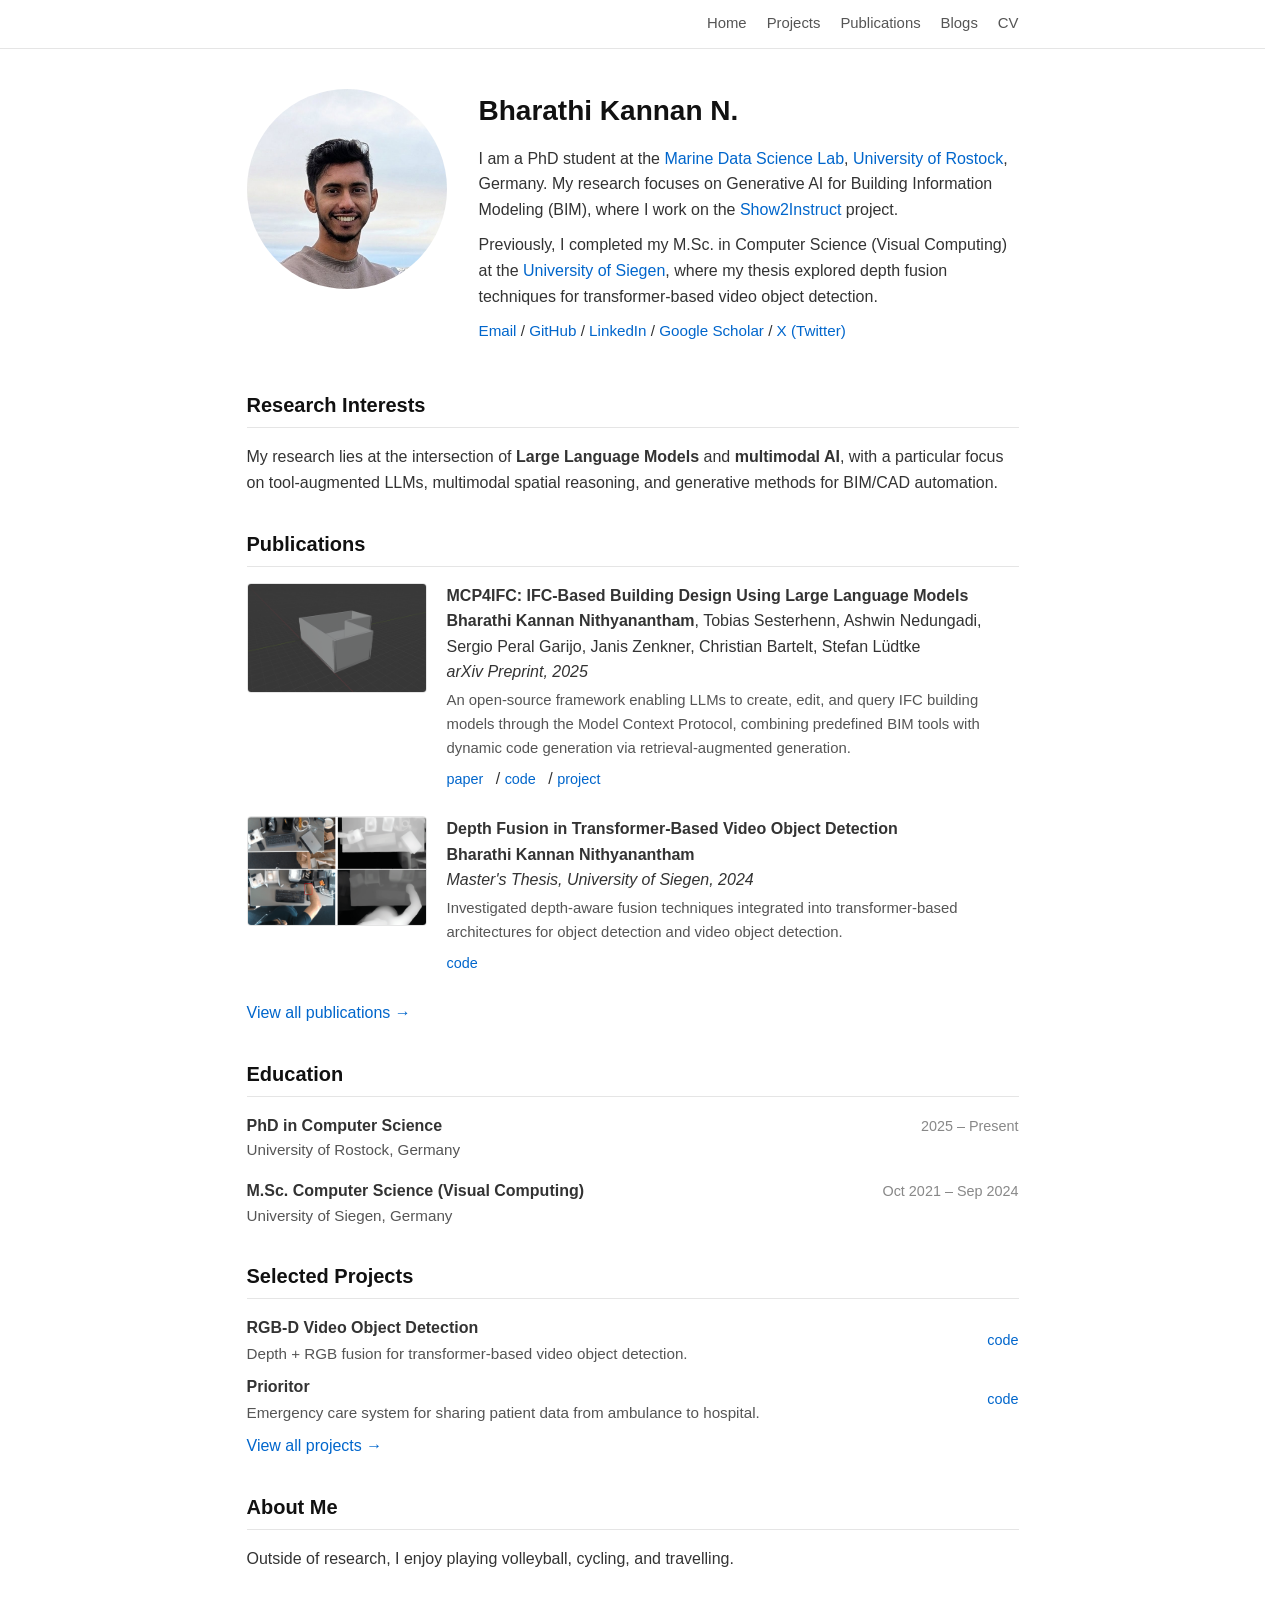
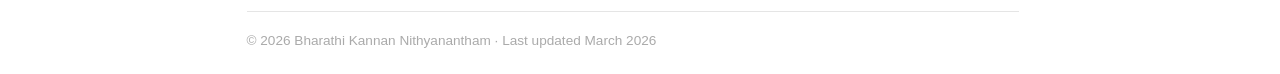
<file: index.html>
<!doctype html>
<html lang="en">
<head>
  <meta charset="utf-8">
  <meta name="viewport" content="width=device-width, initial-scale=1">
  <title>Bharathi Kannan Nithyanantham</title>
  <meta name="description" content="Bharathi Kannan Nithyanantham is a PhD student at the University of Rostock working on Generative AI for BIM, tool-based LLMs, and multimodal spatial understanding.">
  <meta property="og:title" content="Bharathi Kannan Nithyanantham">
  <meta property="og:description" content="PhD Student at the University of Rostock. Research in Generative AI for BIM, tool-based LLMs, and BIM/CAD automation.">
  <meta property="og:type" content="website">
  <meta property="og:url" content="https://bharathikannann.github.io/">
  <link rel="canonical" href="https://bharathikannann.github.io/">
  <link rel="stylesheet" href="assets/css/style.css">
  <script type="application/ld+json">
    {
      "@context": "https://schema.org",
      "@type": "Person",
      "name": "Bharathi Kannan Nithyanantham",
      "url": "https://bharathikannann.github.io/",
      "jobTitle": "PhD Student",
      "affiliation": {
        "@type": "CollegeOrUniversity",
        "name": "University of Rostock"
      },
      "address": {
        "@type": "PostalAddress",
        "addressLocality": "Rostock",
        "addressCountry": "Germany"
      },
      "email": "mailto:bharathikannanhs@gmail.com",
      "sameAs": [
        "https://github.com/bharathikannann",
        "https://www.linkedin.com/in/bharathi-kannan-n-077a1b14a/",
        "https://twitter.com/bharathik_n",
        "https://scholar.google.com/citations?user=cJnFLboAAAAJ&hl=en"
      ]
    }
  </script>
</head>
<body data-page="home">

<nav class="nav" data-component="nav">
  <div class="nav-inner">
    <a href="index.html" class="nav-name"></a>
    <div class="nav-links">
      <a href="index.html">Home</a>
      <a href="projects.html">Projects</a>
      <a href="publications.html">Publications</a>
        <a href="https://nbharathik.github.io/blogs/" target="_blank" rel="noopener">Blogs</a>
      <a href="cv.html">CV</a>
    </div>
  </div>
</nav>

<div class="container">

  <!-- ===== Profile ===== -->
  <div class="profile">
    <div class="profile-photo">
      <img src="assets/images/1772980243439~3.png" alt="Bharathi Kannan Nithyanantham">
    </div>
    <div class="profile-text">
      <h1>Bharathi Kannan N.</h1>
      <p>
        I am a PhD student at the <a href="https://www.mds-lab.de/" target="_blank" rel="noopener">Marine Data Science Lab</a>,
        <a href="https://www.uni-rostock.de/" target="_blank" rel="noopener">University of Rostock</a>, Germany.
        My research focuses on Generative AI for Building Information Modeling (BIM), where I work on the
        <a href="https://show2instruct.com/" target="_blank" rel="noopener">Show2Instruct</a> project.
      </p>
      <p>
        Previously, I completed my M.Sc. in Computer Science (Visual Computing) at the <a href="https://www.uni-siegen.de/" target="_blank" rel="noopener">University of Siegen</a>,
        where my thesis explored depth fusion techniques for transformer-based video object detection.
      </p>
      <p class="profile-links">
        <a href="mailto:bharathikannan.nithyanantham@uni-rostock.de">Email</a> /
        <a href="https://github.com/bharathikannann" target="_blank" rel="noopener">GitHub</a> /
        <a href="https://www.linkedin.com/in/bharathi-kannan-n-077a1b14a/" target="_blank" rel="noopener">LinkedIn</a> /
        <a href="https://scholar.google.com/citations?user=cJnFLboAAAAJ&hl=en" target="_blank" rel="noopener">Google Scholar</a> /
        <a href="https://twitter.com/bharathik_n" target="_blank" rel="noopener">X (Twitter)</a>
      </p>
    </div>
  </div>

  <!-- ===== News ===== -->
  <!-- <div class="section"> -->
    <!-- <h2>News</h2>
    <ul class="news-list">
      <li><span class="news-date">Mar 2026</span> Started my PhD at the Marine Data Science Lab, University of Rostock, working on Generative AI for BIM.</li> -->
      <!-- <li><span class="news-date">Sep 2024</span> Completed my M.Sc. in Computer Science at the University of Siegen.</li> -->
      <!-- <li><span class="news-date">Sep 2024</span> Defended my master's thesis on depth fusion for transformer-based video object detection.</li>
      <li><span class="news-date">Oct 2022</span> Joined Virtual Retail as a Computer Vision Working Student.</li>
    </ul>
  </div> -->

  <!-- ===== Research Interests ===== -->
  <div class="section">
    <h2>Research Interests</h2>
    <p>
      My research lies at the intersection of <strong>Large Language Models</strong> and <strong>multimodal AI</strong>, with a particular focus on tool-augmented LLMs, multimodal spatial reasoning, and generative methods for BIM/CAD automation.
    </p>
  </div>

  <!-- ===== Publications ===== -->
  <div class="section">
    <h2>Publications</h2>
    <div id="home-publications-list">
      <div class="pub">
        <div class="pub-image">
          <img src="assets/images/mcp4ifc.gif" alt="MCP4IFC">
        </div>
        <div class="pub-text">
          <span class="pub-title">MCP4IFC: IFC-Based Building Design Using Large Language Models</span><br>
          <strong>Bharathi Kannan Nithyanantham</strong>, Tobias Sesterhenn, Ashwin Nedungadi, Sergio Peral Garijo, Janis Zenkner, Christian Bartelt, Stefan L&uuml;dtke<br>
          <em>arXiv Preprint, 2025</em><br>
          <p class="pub-desc">An open-source framework enabling LLMs to create, edit, and query IFC building models through the Model Context Protocol, combining predefined BIM tools with dynamic code generation via retrieval-augmented generation.</p>
          <a href="https://arxiv.org/abs/2511.05533" target="_blank" rel="noopener">paper</a> /
          <a href="https://github.com/Show2Instruct/ifc-bonsai-mcp" target="_blank" rel="noopener">code</a> /
          <a href="https://show2instruct.github.io/mcp4ifc/" target="_blank" rel="noopener">project</a>
        </div>
      </div>

      <div class="pub">
        <div class="pub-image">
          <img src="assets/images/master_thesis2.png" alt="RGB-D Video Object Detection">
        </div>
        <div class="pub-text">
          <span class="pub-title">Depth Fusion in Transformer-Based Video Object Detection</span><br>
          <strong>Bharathi Kannan Nithyanantham</strong><br>
          <em>Master's Thesis, University of Siegen, 2024</em><br>
          <p class="pub-desc">Investigated depth-aware fusion techniques integrated into transformer-based architectures for object detection and video object detection.</p>
          <a href="https://github.com/bharathikannann/RGBD-video-object-detection" target="_blank" rel="noopener">code</a>
        </div>
      </div>
    </div>
    <p><a href="publications.html">View all publications &rarr;</a></p>
  </div>

  <!-- ===== Education ===== -->
  <div class="section">
    <h2>Education</h2>
    <div id="home-education-list">
      <div class="entry">
        <div class="entry-header">
          <span class="entry-title">PhD in Computer Science</span>
          <span class="entry-date">2025 &ndash; Present</span>
        </div>
        <div class="entry-org">University of Rostock, Germany</div>
      </div>

      <div class="entry">
        <div class="entry-header">
          <span class="entry-title">M.Sc. Computer Science (Visual Computing)</span>
          <span class="entry-date">Oct 2021 &ndash; Sep 2024</span>
        </div>
        <div class="entry-org">University of Siegen, Germany</div>
      </div>
    </div>
  </div>

  <!-- ===== Selected Projects ===== -->
  <div class="section selected-projects">
    <h2>Selected Projects</h2>
    <div id="home-selected-projects-list">
      <!-- <div class="entry">
        <div class="entry-header">
          <span class="entry-title">RGB-D Video Object Detection</span>
        </div>
        <p>Depth + RGB fusion for transformer-based video object detection.</p>
        <p class="entry-link"><a href="https://github.com/bharathikannann/RGBD-video-object-detection" target="_blank" rel="noopener">code</a></p>
      </div> -->

      <div class="entry">
        <div class="entry-header">
          <span class="entry-title">Prioritor</span>
        </div>
        <p>Emergency care system for sharing patient data from ambulance to hospital.</p>
        <p class="entry-link"><a href="https://github.com/bharathikannann/prioritor" target="_blank" rel="noopener">code</a></p>
      </div>

      <div class="entry">
        <div class="entry-header">
          <span class="entry-title">Blogs</span>
        </div>
        <p>Articles on AI and research insights.</p>
        <p class="entry-link"><a href="https://nbharathik.github.io/blogs/" target="_blank" rel="noopener">visit</a></p>
      </div>
    </div>
    <p><a href="projects.html">View all projects &rarr;</a></p>
  </div>

  <!-- ===== About Me ===== -->
  <div class="section">
    <h2>About Me</h2>
    <p>
      Outside of research, I enjoy playing volleyball, cycling, and travelling.
    </p>
  </div>

  <!-- ===== Footer ===== -->
  <footer data-component="footer" data-last-updated="March 2026">
    <p>
      &copy; <span data-year></span> Bharathi Kannan Nithyanantham &middot;
      Last updated March 2026
    </p>
  </footer>

</div>

<script src="assets/js/main.js"></script>

</body>
</html>
</file>
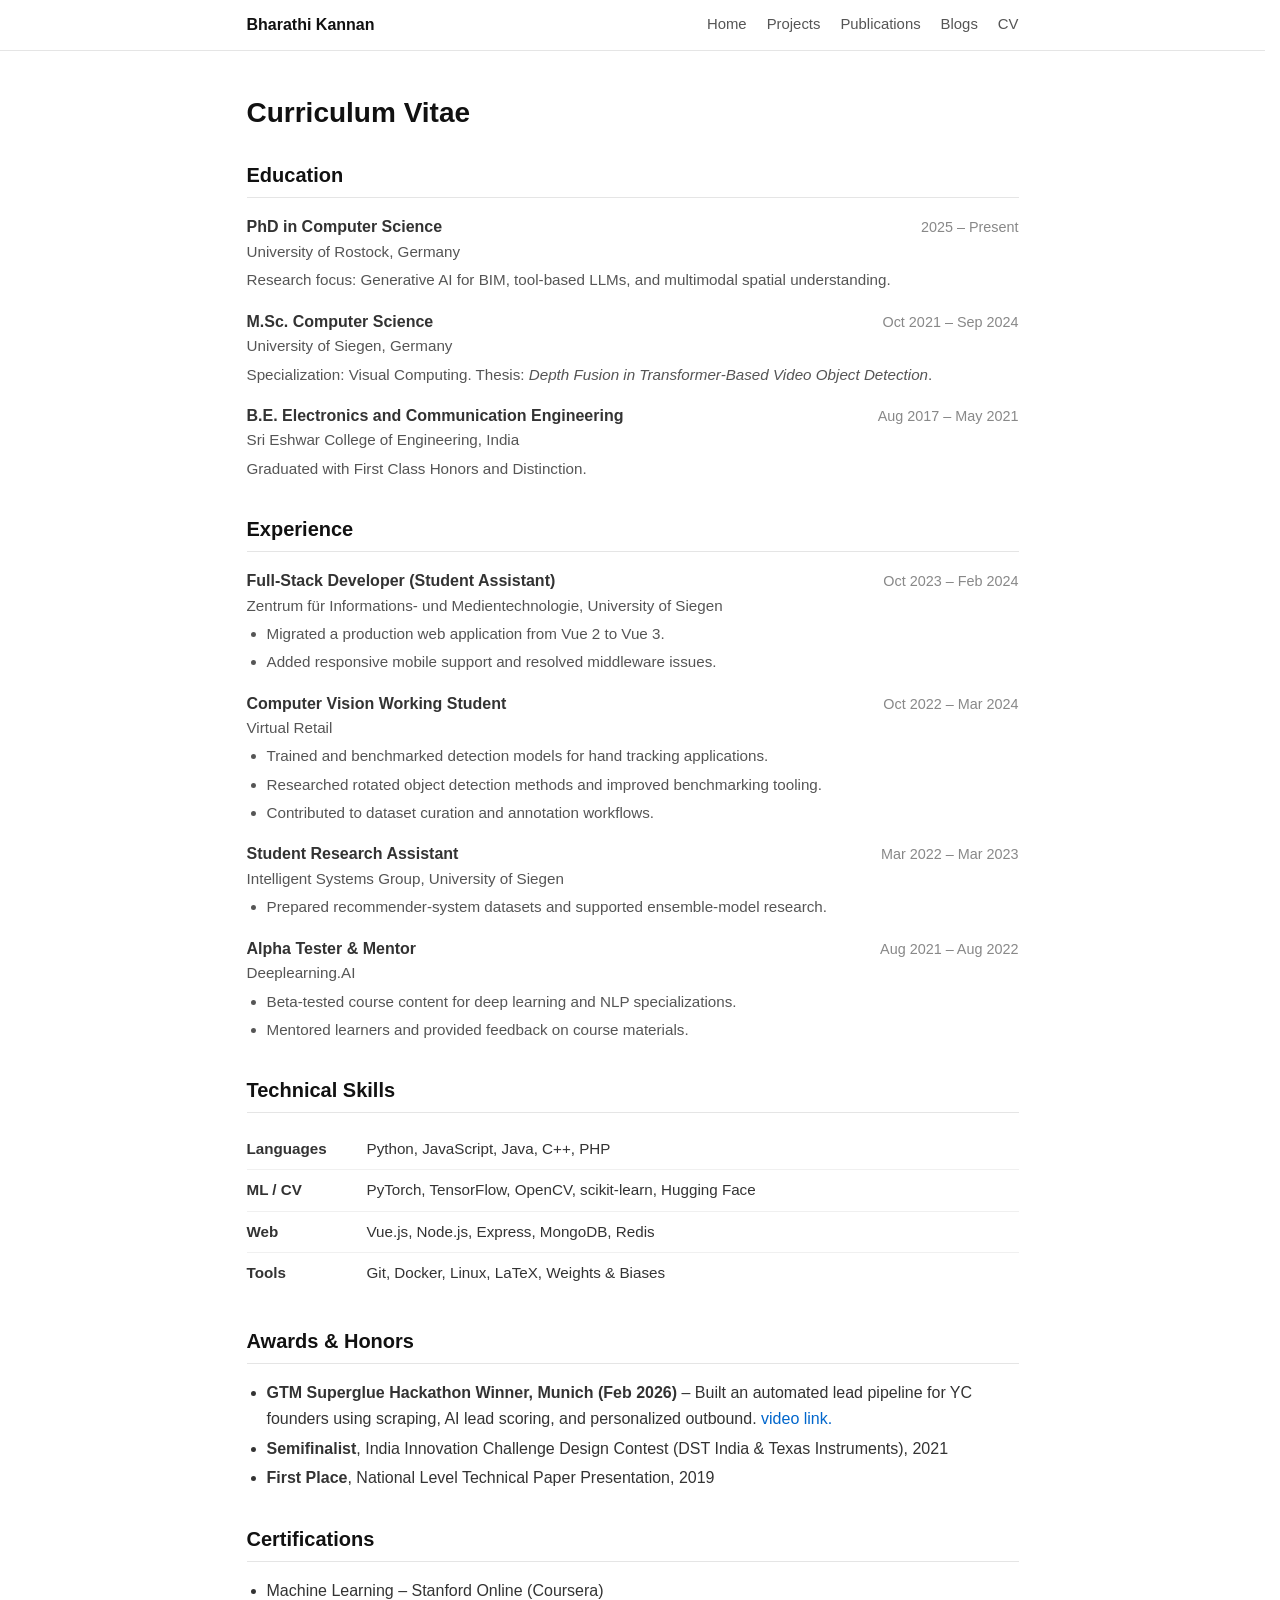
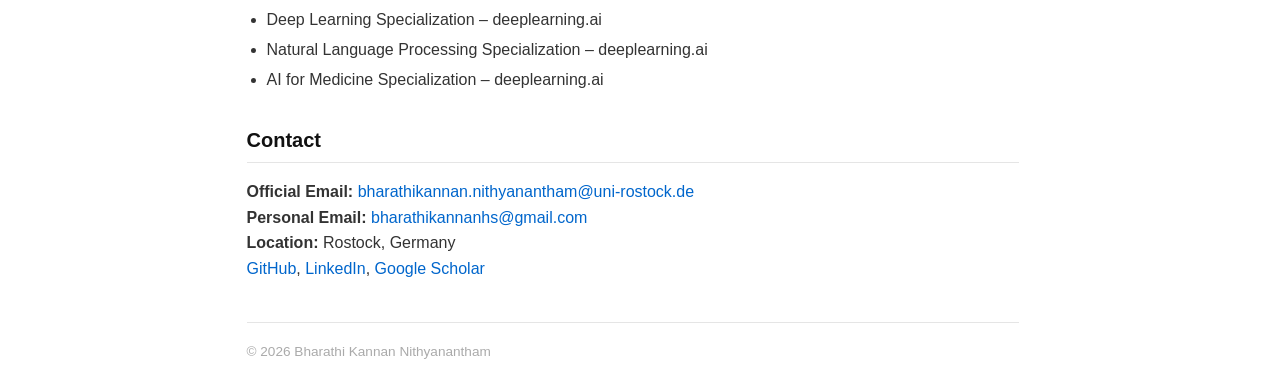
<file: cv.html>
<!doctype html>
<html lang="en">
<head>
  <meta charset="utf-8">
  <meta name="viewport" content="width=device-width, initial-scale=1">
  <title>CV | Bharathi Kannan Nithyanantham</title>
  <meta name="description" content="Curriculum Vitae of Bharathi Kannan Nithyanantham, PhD student at the University of Rostock.">
  <link rel="canonical" href="https://bharathikannann.github.io/cv.html">
  <link rel="stylesheet" href="assets/css/style.css">
</head>
<body data-page="cv">

<nav class="nav" data-component="nav">
  <div class="nav-inner">
    <a href="index.html" class="nav-name">Bharathi Kannan</a>
    <div class="nav-links">
      <a href="index.html">Home</a>
      <a href="projects.html">Projects</a>
      <a href="publications.html">Publications</a>
      <a href="https://nbharathik.github.io/blogs/" target="_blank" rel="noopener">Blogs</a>
      <a href="cv.html">CV</a>
    </div>
  </div>
</nav>

<div class="container">

  <h1 class="page-title">Curriculum Vitae</h1>

  <!-- ===== Education ===== -->
  <div class="section">
    <h2>Education</h2>
    <div id="cv-education-list">
      <div class="entry">
        <div class="entry-header">
          <span class="entry-title">PhD in Computer Science</span>
          <span class="entry-date">2025 &ndash; Present</span>
        </div>
        <div class="entry-org">University of Rostock, Germany</div>
        <p>Research focus: Generative AI for BIM, tool-based LLMs, and multimodal spatial understanding.</p>
      </div>

      <div class="entry">
        <div class="entry-header">
          <span class="entry-title">M.Sc. Computer Science</span>
          <span class="entry-date">Oct 2021 &ndash; Sep 2024</span>
        </div>
        <div class="entry-org">University of Siegen, Germany</div>
        <p>Specialization: Visual Computing. Thesis: <em>Depth Fusion in Transformer-Based Video Object Detection</em>.</p>
      </div>

      <div class="entry">
        <div class="entry-header">
          <span class="entry-title">B.E. Electronics and Communication Engineering</span>
          <span class="entry-date">Aug 2017 &ndash; May 2021</span>
        </div>
        <div class="entry-org">Sri Eshwar College of Engineering, India</div>
        <p>Graduated with First Class Honors and Distinction.</p>
      </div>
    </div>
  </div>

  <!-- ===== Experience ===== -->
  <div class="section">
    <h2>Experience</h2>

    <!-- <div class="entry">
      <div class="entry-header">
        <span class="entry-title">PhD Researcher</span>
        <span class="entry-date">2025 &ndash; Present</span>
      </div>
      <div class="entry-org">University of Rostock, Germany</div>
      <ul>
        <li>Working on Generative AI for Building Information Modeling (BIM) as part of the Show2Instruct project.</li>
        <li>Developing tool-based LLM frameworks for BIM/CAD automation.</li>
      </ul>
    </div> -->

    <div id="cv-experience-list">
      <div class="entry">
        <div class="entry-header">
          <span class="entry-title">Full-Stack Developer (Student Assistant)</span>
          <span class="entry-date">Oct 2023 &ndash; Feb 2024</span>
        </div>
        <div class="entry-org">Zentrum f&uuml;r Informations- und Medientechnologie, University of Siegen</div>
        <ul>
          <li>Migrated a production web application from Vue 2 to Vue 3.</li>
          <li>Added responsive mobile support and resolved middleware issues.</li>
        </ul>
      </div>

      <div class="entry">
        <div class="entry-header">
          <span class="entry-title">Computer Vision Working Student</span>
          <span class="entry-date">Oct 2022 &ndash; Mar 2024</span>
        </div>
        <div class="entry-org">Virtual Retail</div>
        <ul>
          <li>Trained and benchmarked detection models for hand tracking applications.</li>
          <li>Researched rotated object detection methods and improved benchmarking tooling.</li>
          <li>Contributed to dataset curation and annotation workflows.</li>
        </ul>
      </div>

      <div class="entry">
        <div class="entry-header">
          <span class="entry-title">Student Research Assistant</span>
          <span class="entry-date">Mar 2022 &ndash; Mar 2023</span>
        </div>
        <div class="entry-org">Intelligent Systems Group, University of Siegen</div>
        <ul>
          <li>Prepared recommender-system datasets and supported ensemble-model research.</li>
        </ul>
      </div>

      <div class="entry">
        <div class="entry-header">
          <span class="entry-title">Alpha Tester &amp; Mentor</span>
          <span class="entry-date">Aug 2021 &ndash; Aug 2022</span>
        </div>
        <div class="entry-org">Deeplearning.AI</div>
        <ul>
          <li>Beta-tested course content for deep learning and NLP specializations.</li>
          <li>Mentored learners and provided feedback on course materials.</li>
        </ul>
      </div>
    </div>
  </div>

  <!-- ===== Skills ===== -->
  <div class="section">
    <h2>Technical Skills</h2>
    <table class="skills-table">
      <tbody id="cv-skills-table">
        <tr>
          <td class="skills-label">Languages</td>
          <td>Python, JavaScript, Java, C++, PHP</td>
        </tr>
        <tr>
          <td class="skills-label">ML / CV</td>
          <td>PyTorch, TensorFlow, OpenCV, scikit-learn, Hugging Face</td>
        </tr>
        <tr>
          <td class="skills-label">Web</td>
          <td>Vue.js, Node.js, Express, MongoDB, Redis</td>
        </tr>
        <tr>
          <td class="skills-label">Tools</td>
          <td>Git, Docker, Linux, LaTeX, Weights &amp; Biases</td>
        </tr>
      </tbody>
    </table>
  </div>

  <!-- ===== Awards ===== -->
  <div class="section">
    <h2>Awards &amp; Honors</h2>
    <ul id="cv-awards-list">
      <li><strong>GTM Superglue Hackathon Winner, Munich (Feb 2026)</strong> &ndash; Built an automated lead pipeline for YC founders using scraping, AI lead scoring, and personalized outbound. <a href="https://www.loom.com/share/fdc01e532e6c4d5fbe6a02313143038e" target="_blank" rel="noopener">video link.</a></li>
      <li><strong>Semifinalist</strong>, India Innovation Challenge Design Contest (DST India &amp; Texas Instruments), 2021</li>
      <li><strong>First Place</strong>, National Level Technical Paper Presentation, 2019</li>
    </ul>
  </div>

  <!-- ===== Certifications ===== -->
  <div class="section">
    <h2>Certifications</h2>
    <ul id="cv-certifications-list">
      <li>Machine Learning &ndash; Stanford Online (Coursera)</li>
      <li>Deep Learning Specialization &ndash; deeplearning.ai</li>
      <li>Natural Language Processing Specialization &ndash; deeplearning.ai</li>
      <li>AI for Medicine Specialization &ndash; deeplearning.ai</li>
    </ul>
  </div>

  <!-- ===== Contact ===== -->
  <div class="section">
    <h2>Contact</h2>
    <p id="cv-contact">
      <strong>Official Email:</strong> <a href="mailto:bharathikannan.nithyanantham@uni-rostock.de">bharathikannan.nithyanantham@uni-rostock.de</a><br>
      <strong>Personal Email:</strong> <a href="mailto:bharathikannanhs@gmail.com">bharathikannanhs@gmail.com</a><br>
      <strong>Location:</strong> Rostock, Germany<br>
      <a href="https://github.com/bharathikannann" target="_blank" rel="noopener">GitHub</a>, <a href="https://www.linkedin.com/in/bharathi-kannan-n-077a1b14a/" target="_blank" rel="noopener">LinkedIn</a>, <a href="https://scholar.google.com/citations?user=cJnFLboAAAAJ&hl=en" target="_blank" rel="noopener">Google Scholar</a>
    </p>
  </div>

  <footer data-component="footer">
    <p>&copy; <span data-year></span> Bharathi Kannan Nithyanantham</p>
  </footer>

</div>

<script src="assets/js/main.js"></script>

</body>
</html>
</file>
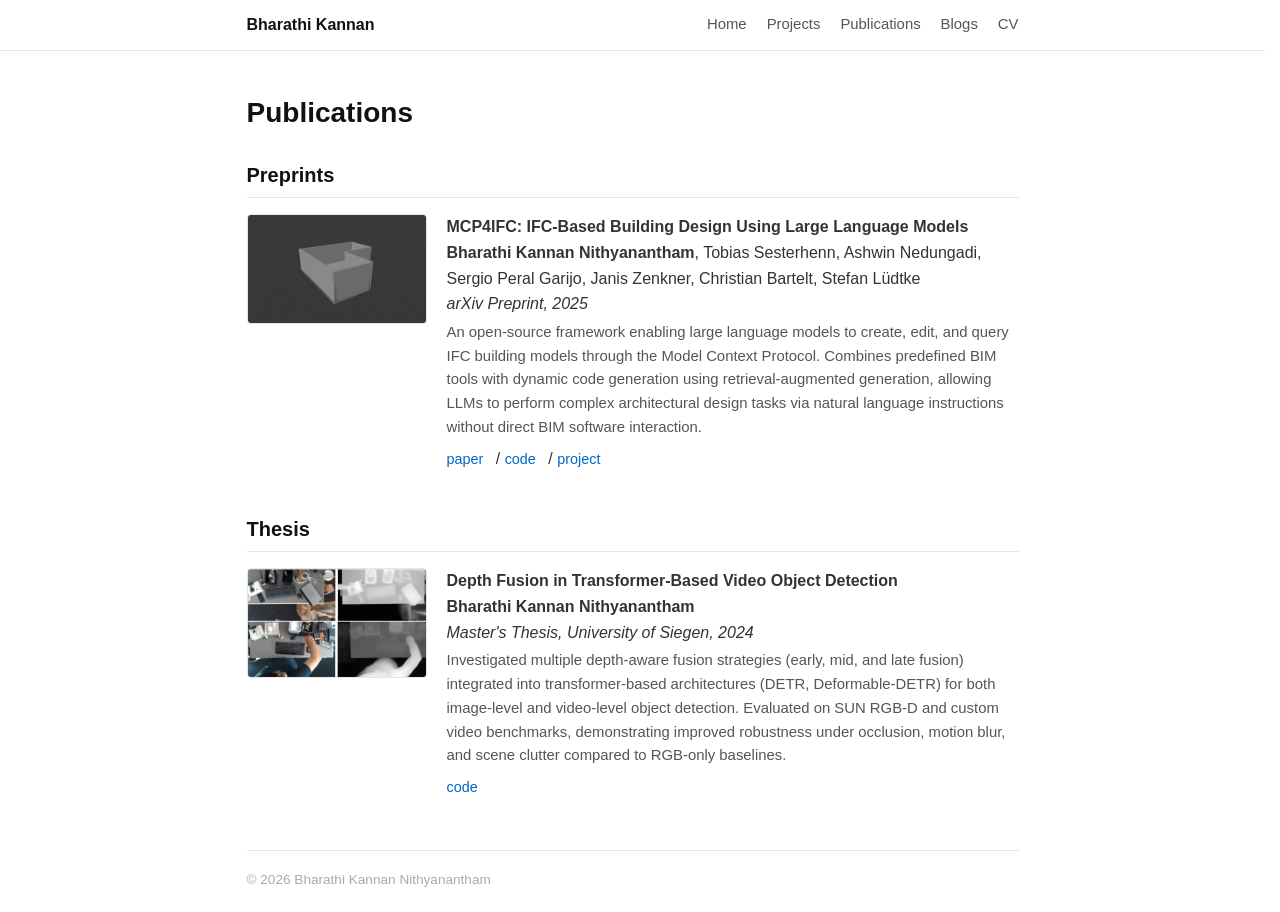
<file: publications.html>
<!doctype html>
<html lang="en">
<head>
  <meta charset="utf-8">
  <meta name="viewport" content="width=device-width, initial-scale=1">
  <title>Publications | Bharathi Kannan Nithyanantham</title>
  <meta name="description" content="Publications and scholarly outputs by Bharathi Kannan Nithyanantham.">
  <link rel="canonical" href="https://bharathikannann.github.io/publications.html">
  <link rel="stylesheet" href="assets/css/style.css">
</head>
<body data-page="publications">

<nav class="nav" data-component="nav">
  <div class="nav-inner">
    <a href="index.html" class="nav-name">Bharathi Kannan</a>
    <div class="nav-links">
      <a href="index.html">Home</a>
      <a href="projects.html">Projects</a>
      <a href="publications.html">Publications</a>
      <a href="https://NBHARATHIK.github.io/blogs/" target="_blank" rel="noopener">Blogs</a>
      <a href="cv.html">CV</a>
    </div>
  </div>
</nav>

<div class="container">

  <h1 class="page-title">Publications</h1>

  <div id="publications-sections">
    <!-- ===== Preprints ===== -->
    <div class="section">
      <h2>Preprints</h2>

      <div class="pub">
        <div class="pub-image">
          <img src="assets/images/mcp4ifc.gif" alt="MCP4IFC">
        </div>
        <div class="pub-text">
          <span class="pub-title">MCP4IFC: IFC-Based Building Design Using Large Language Models</span><br>
          <strong>Bharathi Kannan Nithyanantham</strong>, Tobias Sesterhenn, Ashwin Nedungadi, Sergio Peral Garijo, Janis Zenkner, Christian Bartelt, Stefan L&uuml;dtke<br>
          <em>arXiv Preprint, 2025</em>
          <p class="pub-desc">
            An open-source framework enabling large language models to create, edit, and query IFC building models
            through the Model Context Protocol. Combines predefined BIM tools with dynamic code generation using
            retrieval-augmented generation, allowing LLMs to perform complex architectural design tasks via natural
            language instructions without direct BIM software interaction.
          </p>
          <p class="pub-link-row">
            <a href="https://arxiv.org/abs/2511.05533" target="_blank" rel="noopener">paper</a> /
            <a href="https://github.com/Show2Instruct/ifc-bonsai-mcp" target="_blank" rel="noopener">code</a> /
            <a href="https://show2instruct.github.io/mcp4ifc/" target="_blank" rel="noopener">project</a>
          </p>
        </div>
      </div>
    </div>

    <!-- ===== Thesis ===== -->
    <div class="section">
      <h2>Thesis</h2>

      <div class="pub">
        <div class="pub-image">
          <img src="assets/images/master_thesis2.png" alt="RGB-D Video Object Detection">
        </div>
        <div class="pub-text">
          <span class="pub-title">Depth Fusion in Transformer-Based Video Object Detection</span><br>
          <strong>Bharathi Kannan Nithyanantham</strong><br>
          <em>Master's Thesis, University of Siegen, 2024</em>
          <p class="pub-desc">
            Investigated multiple depth-aware fusion strategies (early, mid, and late fusion) integrated into
            transformer-based architectures (DETR, Deformable-DETR) for both image-level and video-level
            object detection. Evaluated on SUN RGB-D and custom video benchmarks, demonstrating improved
            robustness under occlusion, motion blur, and scene clutter compared to RGB-only baselines.
          </p>
          <p class="pub-link-row">
            <a href="https://github.com/bharathikannann/RGBD-video-object-detection" target="_blank" rel="noopener">code</a>
          </p>
        </div>
      </div>
    </div>
  </div>

  <!-- ===== Seminar Papers ===== -->
  <!-- <div class="section">
    <h2>Seminar &amp; Course Papers</h2>

    <div class="pub">
      <div class="pub-image">
        <img src="https://opengraph.githubassets.com/1/bharathikannann/RecSys_Seminar" alt="Recommender Systems">
      </div>
      <div class="pub-text">
        <span class="pub-title">Feature Selection for Recommender Systems</span><br>
        <strong>Bharathi Kannan Nithyanantham</strong><br>
        <em>Seminar Paper, University of Siegen, 2023</em>
        <p class="pub-desc">
          Surveyed feature selection methods (filter, wrapper, embedded) in the context of collaborative
          filtering and content-based recommendation. Compared their effects on recommendation accuracy
          and computational efficiency across standard benchmark datasets.
        </p>
        <p class="pub-link-row">
          <a href="https://github.com/bharathikannann/RecSys_Seminar" target="_blank" rel="noopener">code</a>
        </p>
      </div>
    </div>
  </div> -->

  <!-- ===== Upcoming ===== -->
  <!-- <div class="section">
    <h2>In Preparation</h2>
    <p class="note">
      Further publications from my ongoing PhD research at the University of Rostock are currently in preparation.
      Topics include tool-based LLMs, multimodal spatial understanding, and BIM/CAD automation.
    </p>
  </div> -->

  <footer data-component="footer">
    <p>&copy; <span data-year></span> Bharathi Kannan Nithyanantham</p>
  </footer>

</div>

<script src="assets/js/main.js"></script>

</body>
</html>
</file>
<file: assets/css/style.css>
/* ===== Base ===== */
* {
  box-sizing: border-box;
}

html {
  scroll-behavior: smooth;
  scrollbar-gutter: stable;
}

body {
  margin: 0;
  padding: 0;
  font-family: -apple-system, BlinkMacSystemFont, "Segoe UI", Roboto, "Helvetica Neue", Arial, sans-serif;
  font-size: 16px;
  line-height: 1.6;
  color: #333;
  background: #fff;
}

a {
  color: #0066cc;
  text-decoration: none;
}

a:hover {
  text-decoration: underline;
}

h1, h2, h3 {
  color: #111;
}

h1 {
  font-size: 1.75rem;
  margin: 0 0 12px;
  font-weight: 700;
}

h2 {
  font-size: 1.25rem;
  margin: 0 0 16px;
  padding-bottom: 6px;
  border-bottom: 1px solid #e5e5e5;
}

p {
  margin: 0 0 10px;
}

ul {
  margin: 4px 0 10px;
  padding-left: 20px;
}

li {
  margin-bottom: 4px;
}

img {
  max-width: 100%;
  height: auto;
}

/* ===== Navigation ===== */
.nav {
  border-bottom: 1px solid #e5e5e5;
  background: #fff;
  position: sticky;
  top: 0;
  z-index: 100;
}

.nav-inner {
  max-width: 820px;
  margin: 0 auto;
  padding: 12px 24px;
  display: flex;
  justify-content: space-between;
  align-items: center;
}

.nav-name {
  font-weight: 700;
  color: #111;
  font-size: 1rem;
}

.nav-name:hover {
  text-decoration: none;
  color: #0066cc;
}

.nav-links {
  display: flex;
  gap: 20px;
}

.nav-links a {
  font-size: 0.93rem;
  color: #555;
}

.nav-links a:hover {
  color: #0066cc;
  text-decoration: none;
}

/* ===== Page Titles ===== */
.page-title {
  margin-bottom: 24px;
}

/* ===== See All Links ===== */
.see-all {
  font-size: 0.85rem;
  font-weight: 400;
  color: #888;
}

.see-all:hover {
  color: #0066cc;
}

/* ===== Container ===== */
.container {
  max-width: 820px;
  margin: 0 auto;
  padding: 40px 24px 20px;
}

/* ===== Profile ===== */
.profile {
  display: flex;
  gap: 32px;
  align-items: flex-start;
  margin-bottom: 36px;
}

.profile-photo {
  flex-shrink: 0;
}

.profile-photo img {
  width: 200px;
  height: 200px;
  border-radius: 50%;
  object-fit: cover;
}

.profile-text {
  flex: 1;
}

.profile-links {
  margin-top: 8px;
  font-size: 0.95rem;
}

.profile-links a {
  font-weight: 500;
}

/* ===== Sections ===== */
.section {
  margin-bottom: 32px;
}

/* ===== News ===== */
.news-list {
  list-style: none;
  padding-left: 0;
}

.news-list li {
  margin-bottom: 6px;
  line-height: 1.5;
}

.news-date {
  display: inline-block;
  width: 90px;
  color: #888;
  font-size: 0.9rem;
}

/* ===== Publications ===== */
.pub {
  display: flex;
  gap: 20px;
  margin-bottom: 24px;
  align-items: flex-start;
}

.pub-image {
  flex-shrink: 0;
  width: 180px;
}

.pub-image img {
  width: 180px;
  height: 110px;
  object-fit: cover;
  border-radius: 4px;
  border: 1px solid #e5e5e5;
  background: #f9f9f9;
}

.pub-text {
  flex: 1;
}

.pub-title {
  font-weight: 700;
  font-size: 1rem;
}

.pub-desc {
  font-size: 0.93rem;
  color: #555;
  margin: 4px 0 6px;
}

.pub-text a {
  font-size: 0.9rem;
  margin-right: 8px;
}

.note {
  color: #888;
  font-size: 0.93rem;
  font-style: italic;
}

/* ===== Entries (Experience, Education, Projects) ===== */
.entry {
  margin-bottom: 16px;
}

.entry-header {
  display: flex;
  justify-content: space-between;
  align-items: baseline;
  flex-wrap: wrap;
  gap: 8px;
}

.entry-title {
  font-weight: 700;
}

.entry-date {
  color: #888;
  font-size: 0.9rem;
  white-space: nowrap;
}

.entry-org {
  color: #555;
  font-size: 0.95rem;
  margin-bottom: 4px;
}

.entry p {
  font-size: 0.95rem;
  color: #555;
  margin: 4px 0 4px;
}

.entry ul {
  margin-top: 4px;
  font-size: 0.95rem;
  color: #555;
}

/* ===== Selected Projects ===== */
.selected-projects .entry {
  display: grid;
  grid-template-columns: minmax(0, 1fr) auto;
  gap: 2px 14px;
  align-items: start;
  margin-bottom: 10px;
}

.selected-projects .entry-header,
.selected-projects .entry p:first-of-type {
  min-width: 0;
}

.selected-projects .entry p {
  margin: 0;
  line-height: 1.4;
}

.selected-projects .entry-link {
  grid-column: 2;
  grid-row: 1 / span 2;
  white-space: nowrap;
  align-self: center;
}

.selected-projects .entry-link a {
  font-size: 0.9rem;
}

/* ===== Project Cards ===== */
.project {
  margin-bottom: 28px;
  padding-bottom: 24px;
  border-bottom: 1px solid #f0f0f0;
}

.project:last-child {
  border-bottom: none;
  padding-bottom: 0;
}

.project-header {
  margin-bottom: 10px;
}

.project-header h3 {
  margin: 0 0 6px;
  font-size: 1.05rem;
}

.project-tags {
  display: flex;
  gap: 6px;
  flex-wrap: wrap;
}

.tag {
  display: inline-block;
  font-size: 0.78rem;
  color: #555;
  background: #f5f5f5;
  border: 1px solid #e5e5e5;
  border-radius: 3px;
  padding: 1px 8px;
}

.project-body {
  display: flex;
  gap: 20px;
  align-items: flex-start;
}

.project-img {
  flex-shrink: 0;
  width: 200px;
}

.project-img img {
  width: 200px;
  height: 120px;
  object-fit: cover;
  border-radius: 4px;
  border: 1px solid #e5e5e5;
  background: #f9f9f9;
}

.project-details {
  flex: 1;
}

.project-details p {
  font-size: 0.95rem;
  color: #555;
  margin: 0 0 8px;
}

.project-details em {
  font-style: italic;
  font-weight: 600;
  color: #444;
}

.project-tech {
  list-style: none;
  padding: 0;
  display: flex;
  gap: 6px;
  flex-wrap: wrap;
  margin: 6px 0 8px;
}

.project-tech li {
  font-size: 0.8rem;
  color: #0066cc;
  background: #f0f6ff;
  border: 1px solid #d0e2f7;
  border-radius: 3px;
  padding: 1px 8px;
  margin-bottom: 0;
}

.project-link-row {
  margin: 4px 0 0;
}

.project-link-row a {
  font-size: 0.9rem;
  margin-right: 8px;
}

.pub-link-row a {
  font-size: 0.9rem;
  margin-right: 8px;
}

/* ===== Skills Table ===== */
.skills-table {
  width: 100%;
  border-collapse: collapse;
}

.skills-table td {
  padding: 8px 0;
  border-bottom: 1px solid #f0f0f0;
  font-size: 0.95rem;
  vertical-align: top;
}

.skills-table tr:last-child td {
  border-bottom: none;
}

.skills-label {
  font-weight: 700;
  color: #333;
  width: 120px;
}

/* ===== Footer ===== */
footer {
  margin-top: 40px;
  padding-top: 16px;
  border-top: 1px solid #e5e5e5;
  font-size: 0.85rem;
  color: #aaa;
}

footer p {
  margin: 2px 0;
}

footer a {
  color: #aaa;
}

footer a:hover {
  color: #666;
}

/* ===== Responsive ===== */
@media (max-width: 600px) {
  .container {
    padding: 24px 16px 16px;
  }

  .profile {
    flex-direction: column;
    align-items: center;
    text-align: center;
    gap: 20px;
  }

  .profile-photo img {
    width: 160px;
    height: 160px;
  }

  h1 {
    font-size: 1.4rem;
  }

  .pub {
    flex-direction: column;
    gap: 10px;
  }

  .pub-image {
    width: 100%;
  }

  .pub-image img {
    width: 100%;
    height: auto;
    aspect-ratio: 16 / 9;
  }

  .entry-header {
    flex-direction: column;
    gap: 2px;
  }

  .selected-projects .entry {
    grid-template-columns: 1fr;
    gap: 4px;
  }

  .selected-projects .entry-link {
    grid-column: 1;
    grid-row: auto;
    align-self: start;
  }

  .news-date {
    display: block;
    margin-bottom: 2px;
  }

  .nav-inner {
    flex-direction: column;
    gap: 8px;
    text-align: center;
  }

  .nav-links {
    gap: 16px;
  }

  .project-body {
    flex-direction: column;
    gap: 10px;
  }

  .project-img {
    width: 100%;
  }

  .project-img img {
    width: 100%;
    height: auto;
    aspect-ratio: 16 / 9;
  }

  .skills-label {
    width: 80px;
  }
}
</file>
